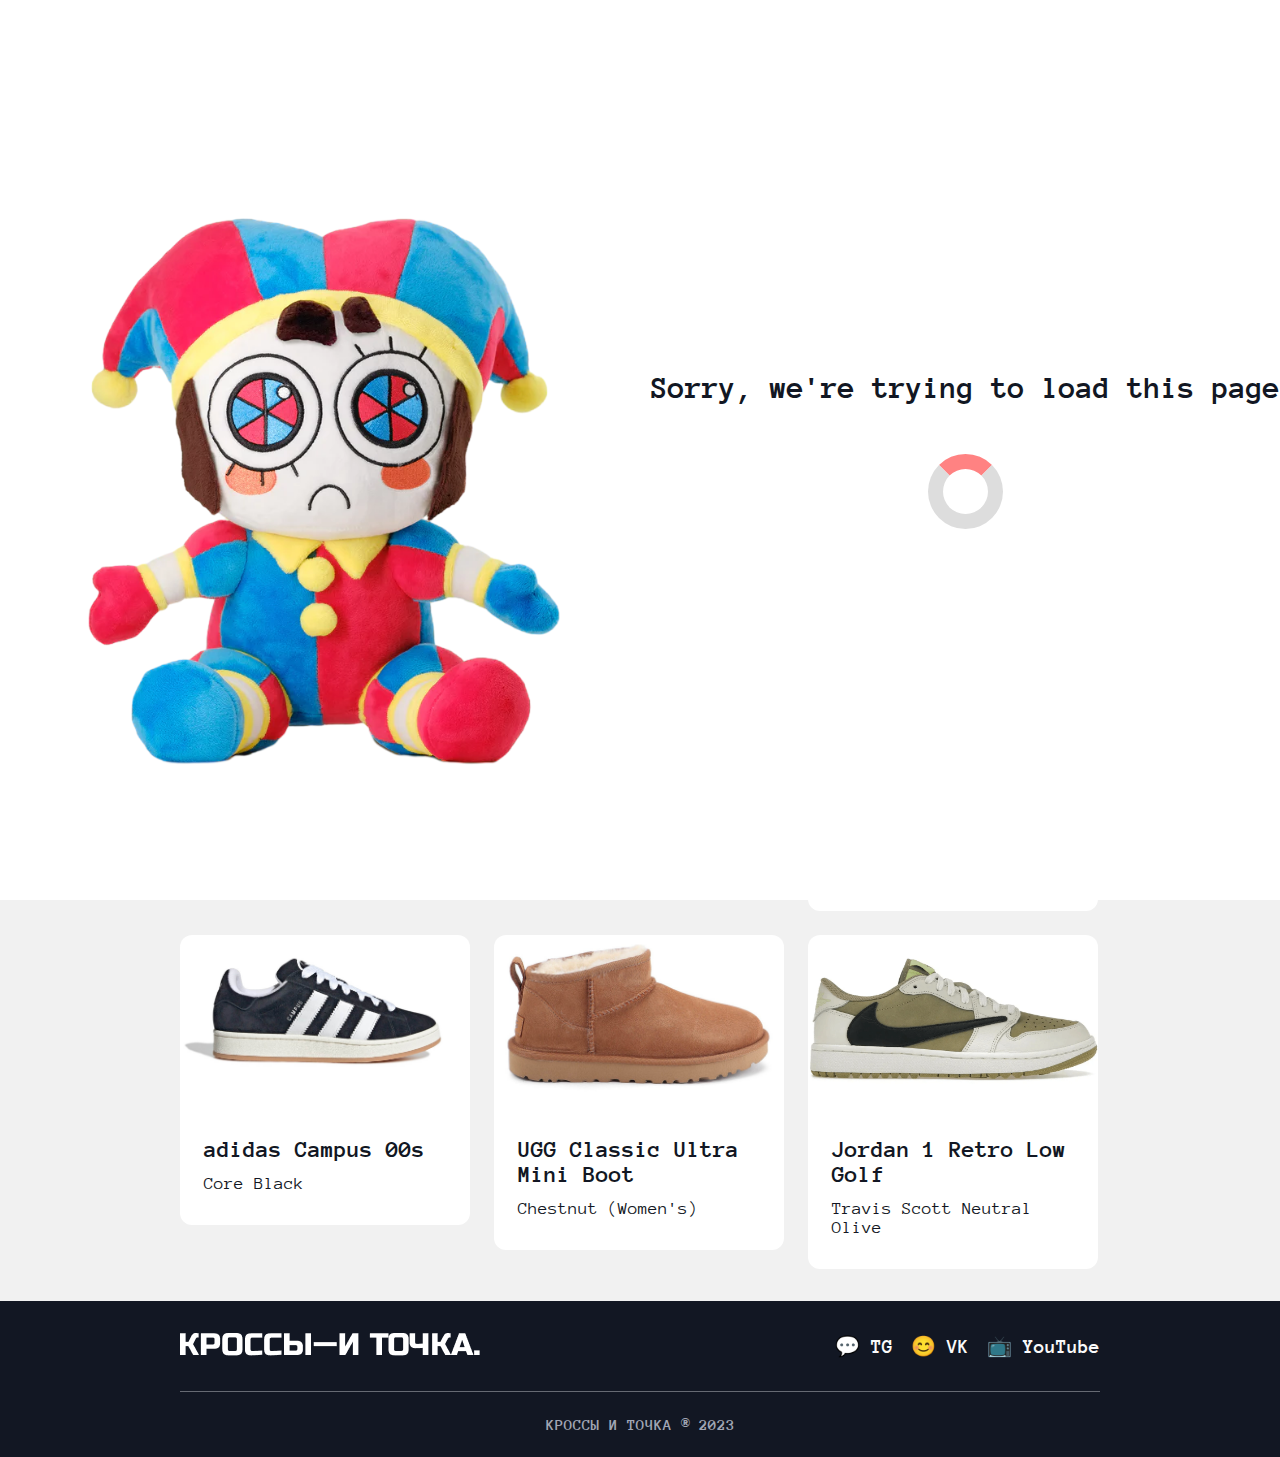
<file: index.html>
<!DOCTYPE html>
<html lang="ru">

<head>
    <meta charset="UTF-8">
    <meta name="viewport" content="width=device-width, initial-scale=1.0">
    <link rel="shortcut icon" href="images/favicon.png"/>
    <link rel="stylesheet" href="css/style.css">
    <link rel="stylesheet" title="theme" href="#">
    <title>КРОССЫ - И ТОЧКА.</title>
</head>

<body>
    <header>
        <div class="content flex-content">
            <div class="theme " onclick="clickMusic()">
                <svg class="change-theme" data-theme="light"  xmlns="http://www.w3.org/2000/svg" fill="currentColor" class="bi bi-sun" viewBox="0 0 16 16"> <path d="M8 11a3 3 0 1 1 0-6 3 3 0 0 1 0 6zm0 1a4 4 0 1 0 0-8 4 4 0 0 0 0 8zM8 0a.5.5 0 0 1 .5.5v2a.5.5 0 0 1-1 0v-2A.5.5 0 0 1 8 0zm0 13a.5.5 0 0 1 .5.5v2a.5.5 0 0 1-1 0v-2A.5.5 0 0 1 8 13zm8-5a.5.5 0 0 1-.5.5h-2a.5.5 0 0 1 0-1h2a.5.5 0 0 1 .5.5zM3 8a.5.5 0 0 1-.5.5h-2a.5.5 0 0 1 0-1h2A.5.5 0 0 1 3 8zm10.657-5.657a.5.5 0 0 1 0 .707l-1.414 1.415a.5.5 0 1 1-.707-.708l1.414-1.414a.5.5 0 0 1 .707 0zm-9.193 9.193a.5.5 0 0 1 0 .707L3.05 13.657a.5.5 0 0 1-.707-.707l1.414-1.414a.5.5 0 0 1 .707 0zm9.193 2.121a.5.5 0 0 1-.707 0l-1.414-1.414a.5.5 0 0 1 .707-.707l1.414 1.414a.5.5 0 0 1 0 .707zM4.464 4.465a.5.5 0 0 1-.707 0L2.343 3.05a.5.5 0 1 1 .707-.707l1.414 1.414a.5.5 0 0 1 0 .708z"/> </svg>
                <svg class="change-theme" data-theme="dark"  xmlns="http://www.w3.org/2000/svg" fill="currentColor" class="bi bi-moon" viewBox="0 0 16 16"> <path d="M6 .278a.768.768 0 0 1 .08.858 7.208 7.208 0 0 0-.878 3.46c0 4.021 3.278 7.277 7.318 7.277.527 0 1.04-.055 1.533-.16a.787.787 0 0 1 .81.316.733.733 0 0 1-.031.893A8.349 8.349 0 0 1 8.344 16C3.734 16 0 12.286 0 7.71 0 4.266 2.114 1.312 5.124.06A.752.752 0 0 1 6 .278zM4.858 1.311A7.269 7.269 0 0 0 1.025 7.71c0 4.02 3.279 7.276 7.319 7.276a7.316 7.316 0 0 0 5.205-2.162c-.337.042-.68.063-1.029.063-4.61 0-8.343-3.714-8.343-8.29 0-1.167.242-2.278.681-3.286z"/> </svg>
            </div>
            <script src="main.js"></script>
            <a href="#">
                <img class="header__logo" src="images/logo_header.svg" alt="">
            </a>
            <nav>
                <ul class="navbar">
                    <li><a href="blank_page.html">💬 TG</a></li>
                    <li><a href="blank_page.html">😊 VK</a></li>
                    <li><a href="blank_page.html">📺 YouTube</a></li>
                </ul>
            </nav>
        </div>
    </header>
    <main>
        <section class="content">
            <h1 class="content__title">Коллекция. {ноябрь:2023}</h1>
            <div class="container">
                <a href="sneakers2.html" class="card__link">
                    <div class="card card__animation">
                        <img class="card__image" src="images/sneakers8.png" alt="sneakers-picture-8">
                        <div class="card__description">
                            <h2 class="card__name">New Balance 574 YURT</h2>
                            <p class="card__information">Salehe Bembury Shark Skin</p>
                        </div>
                    </div>
                </a>
                <a href="sneakers1.html" class="card__link">
                    <div class="card card__animation"> 
                        <img class="card__image" src="images/sneakers1.png" alt="sneakers-picture-1">
                        <div class="card__description">
                            <h2 class="card__name">Nike Dunk Low SP</h2>
                            <p class="card__information">Nike Dunk Low Orange Blaze Syracuse</p>
                        </div>
                    </div>
                </a>
                <a href="sneakers3.html" class="card__link">
                    <div class="card card__animation">
                        <img class="card__image" src="images/sneakers3.png" alt="sneakers-picture-3">
                        <div class="card__description">
                            <h2 class="card__name">Converse Chuck 70 High</h2>
                            <p class="card__information">Comme des Garcons PLAY Black</p>
                        </div>
                    </div>
                </a>
                <div class="card" onclick="errorMusic(); location.href='#openModal'">
                    <img class="card__image" src="images/sneakers2.jfif" alt="sneakers-picture-2">
                    <div class="card__description">
                        <h2 class="card__name">adidas Yeezy Foam RNNR</h2>
                        <p class="card__information">Stone Sage</p>
                    </div>
                </div>
                <div class="card" onclick="errorMusic(); location.href='#openModal'">
                    <img class="card__image" src="images/sneakers4.png" alt="sneakers-picture-4">
                    <div class="card__description">
                        <h2 class="card__name">Nike Air Max Plus</h2>
                        <p class="card__information">Patta FC Barcelona Culers del Món</p>
                    </div>
                </div>
                <div class="card" onclick="errorMusic(); location.href='#openModal'">
                    <img class="card__image" src="images/sneakers5.jfif" alt="sneakers-picture-5">
                    <div class="card__description">
                        <h2 class="card__name">Jordan 1 Retro High OG SP</h2>
                        <p class="card__information">Union LA Bephies Beauty Supply Summer of ‘96</p>
                    </div>
                </div>
                <div class="card" onclick="errorMusic(); location.href='#openModal'">
                    <img class="card__image" src="images/sneakers6.jpg" alt="sneakers-picture-6">
                    <div class="card__description">
                        <h2 class="card__name">adidas Campus 00s</h2>
                        <p class="card__information">Core Black</p>
                    </div>
                </div>
                <div class="card" onclick="errorMusic(); location.href='#openModal'">
                    <img class="card__image" src="images/sneakers7.jpg" alt="sneakers-picture-7">
                    <div class="card__description">
                        <h2 class="card__name">UGG Classic Ultra Mini Boot</h2>
                        <p class="card__information">Chestnut (Women's)</p>
                    </div>
                </div>
                <div class="card" onclick="errorMusic(); location.href='#openModal'">
                    <img class="card__image" src="images/sneakers9.png" alt="sneakers-picture-9">
                    <div class="card__description">
                        <h2 class="card__name">Jordan 1 Retro Low Golf</h2>
                        <p class="card__information">Travis Scott Neutral Olive</p>
                    </div>
                </div>
            </div>
        </section>
        <div id="openModal" class="modal">
            <div class="modal__dialog">
              <div class="modal__content">
                  <h3 class="modal__title">An unexpected error has occurred</h3>
                  <a href="#close" title="Close" class="close">×</a>
              </div>
            </div>
        </div>
        <div class="loader">
            <img src="images/pomni.png" alt="">
            <div class="loader_information">
                <h3>Sorry, we're trying to load this page</h3>
                <div class="circle"></div>
            </div>
        </div>
    </main>
    <footer>
        <div class="content">
            <div class="flex-content">
                <a href="#">
                    <img class="footer__logo" src="images/logo_footer.png" alt="">
                </a>
                <nav>
                    <ul class="footer__nav">
                        <li><a href="blank_page.html">💬 TG</a></li>
                        <li><a href="blank_page.html">😊 VK</a></li>
                        <li><a href="blank_page.html">📺 YouTube</a></li>
                    </ul>
                </nav>
            </div>
            <div class="line"></div>
            <p class="footer_paragraph">КРОССЫ И ТОЧКА ® 2023</p>
        </div>
    </footer>
</body>

</html>
</file>
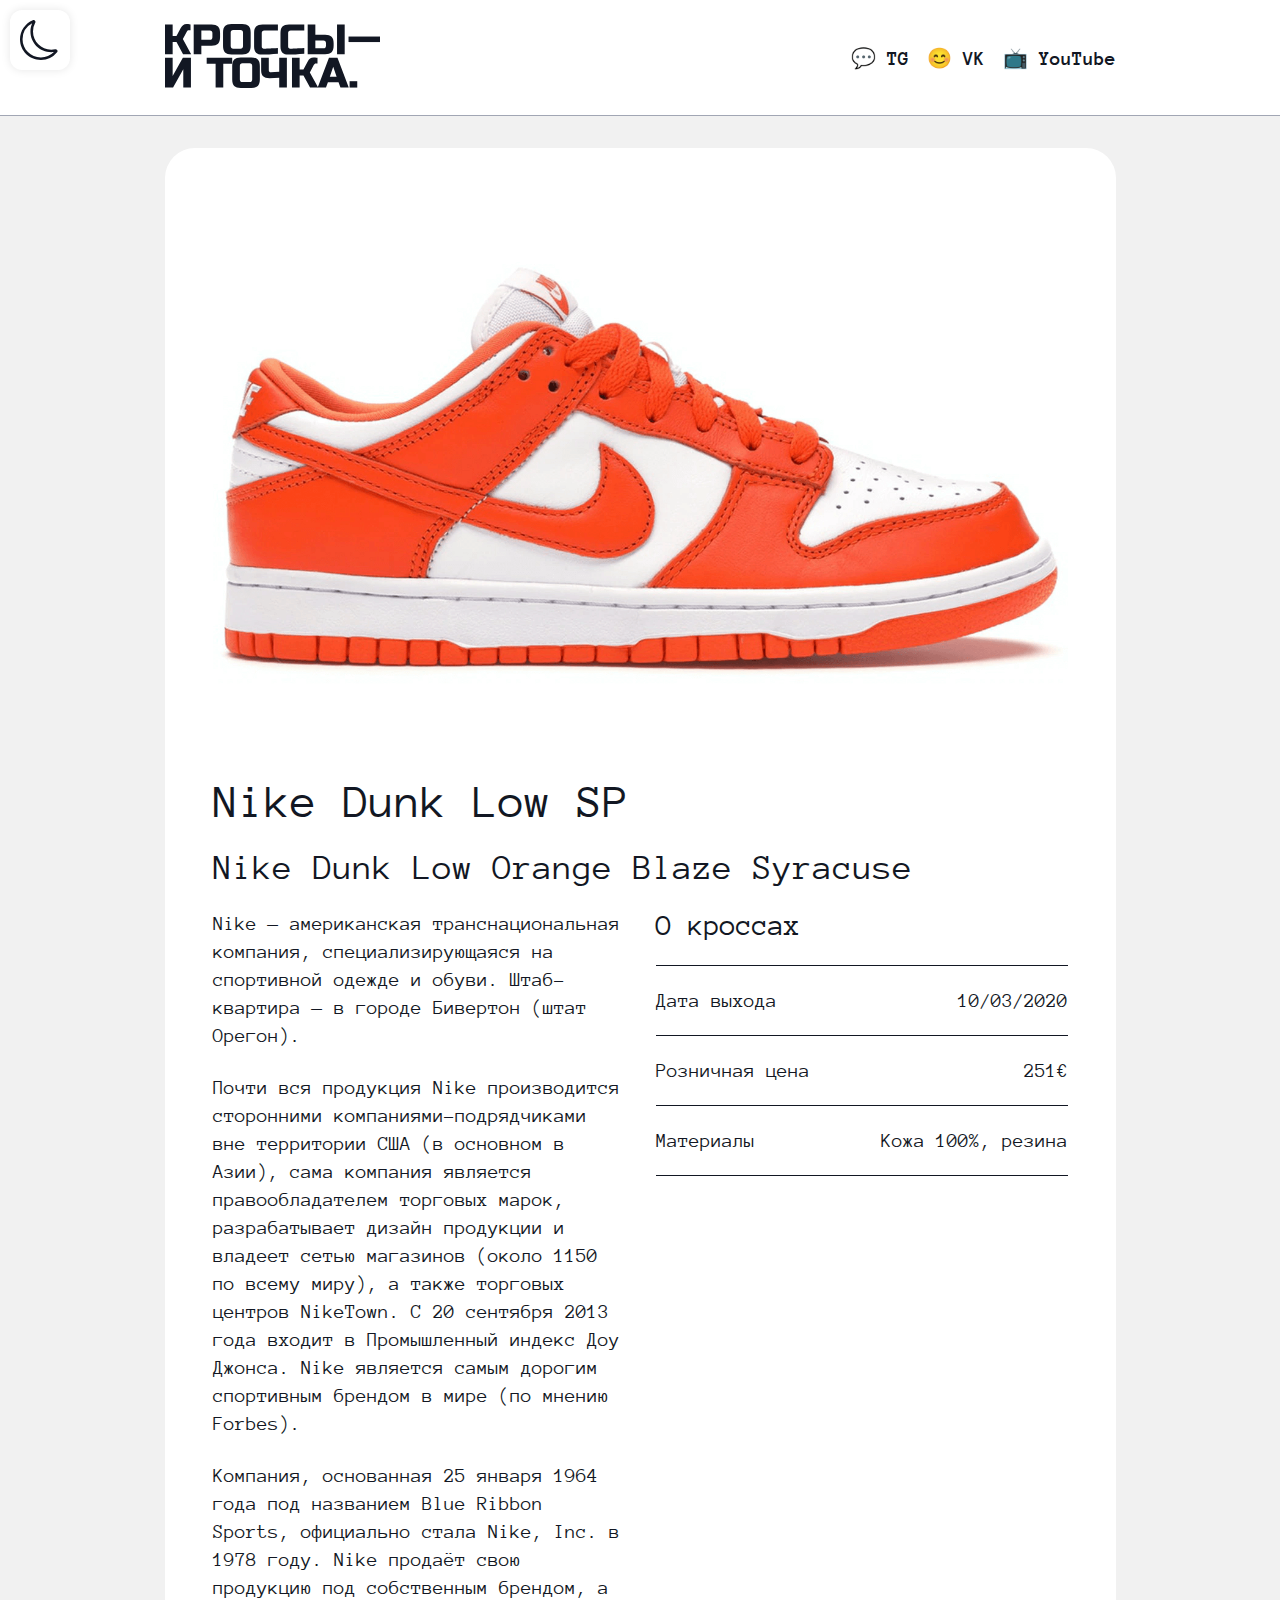
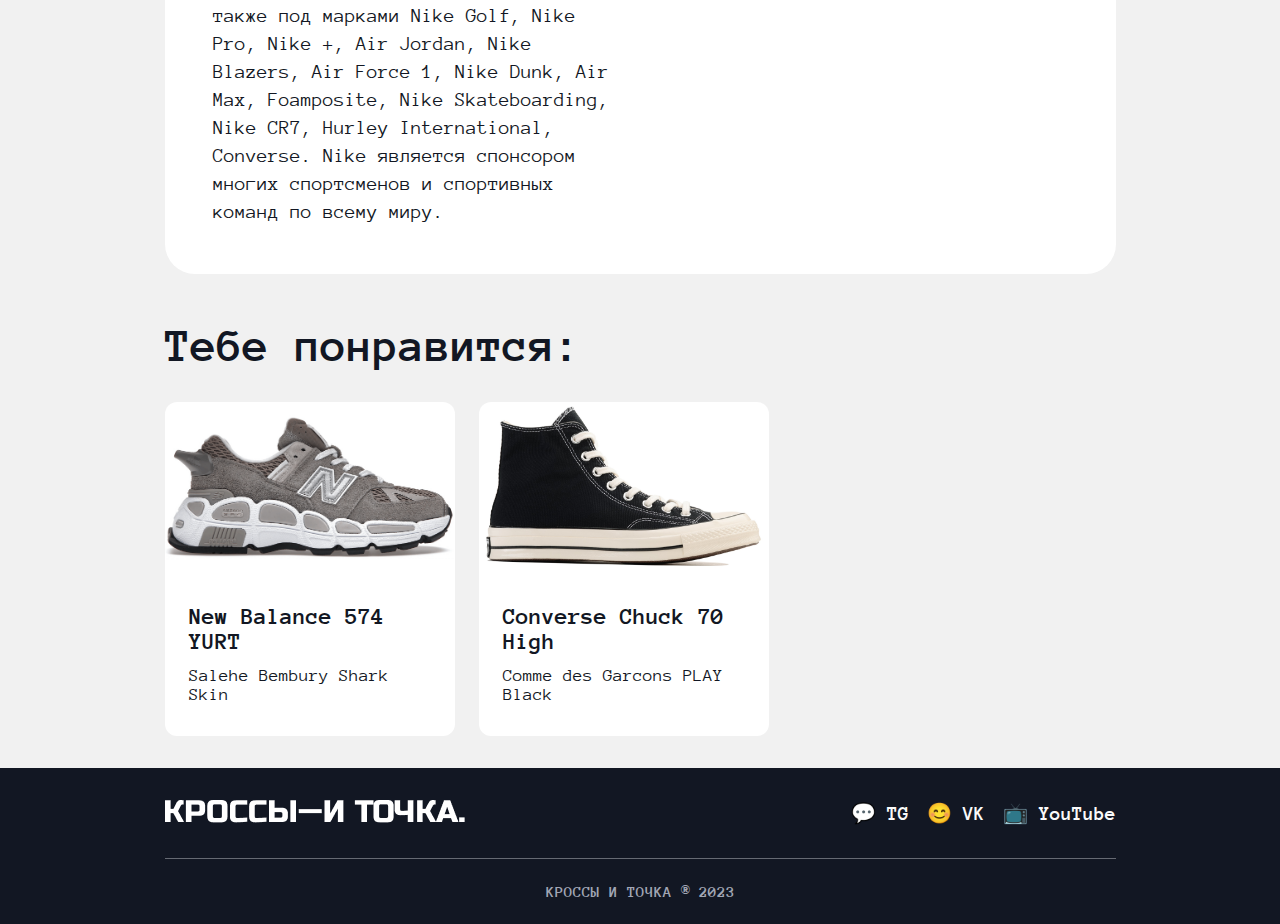
<file: sneakers1.html>
<!DOCTYPE html>
<html lang="ru">

<head>
    <meta charset="UTF-8">
    <meta name="viewport" content="width=device-width, initial-scale=1.0">
    <link rel="shortcut icon" href="images/favicon.png"/>
    <link rel="stylesheet" href="css/style.css">
    <link rel="stylesheet" href="css/sneakers-description-style.css">
    <link rel="stylesheet" title="theme" href="#">
    <title>The window of the first sneaker</title>
</head>

<body>
    <header>
        <div class="similar__section flex-content">
            <div class="theme" onclick="clickMusic()">
                <svg class="change-theme" data-theme="light"  xmlns="http://www.w3.org/2000/svg" fill="currentColor" class="bi bi-sun" viewBox="0 0 16 16"> <path d="M8 11a3 3 0 1 1 0-6 3 3 0 0 1 0 6zm0 1a4 4 0 1 0 0-8 4 4 0 0 0 0 8zM8 0a.5.5 0 0 1 .5.5v2a.5.5 0 0 1-1 0v-2A.5.5 0 0 1 8 0zm0 13a.5.5 0 0 1 .5.5v2a.5.5 0 0 1-1 0v-2A.5.5 0 0 1 8 13zm8-5a.5.5 0 0 1-.5.5h-2a.5.5 0 0 1 0-1h2a.5.5 0 0 1 .5.5zM3 8a.5.5 0 0 1-.5.5h-2a.5.5 0 0 1 0-1h2A.5.5 0 0 1 3 8zm10.657-5.657a.5.5 0 0 1 0 .707l-1.414 1.415a.5.5 0 1 1-.707-.708l1.414-1.414a.5.5 0 0 1 .707 0zm-9.193 9.193a.5.5 0 0 1 0 .707L3.05 13.657a.5.5 0 0 1-.707-.707l1.414-1.414a.5.5 0 0 1 .707 0zm9.193 2.121a.5.5 0 0 1-.707 0l-1.414-1.414a.5.5 0 0 1 .707-.707l1.414 1.414a.5.5 0 0 1 0 .707zM4.464 4.465a.5.5 0 0 1-.707 0L2.343 3.05a.5.5 0 1 1 .707-.707l1.414 1.414a.5.5 0 0 1 0 .708z"/> </svg>
                <svg class="change-theme" data-theme="dark"  xmlns="http://www.w3.org/2000/svg" fill="currentColor" class="bi bi-moon" viewBox="0 0 16 16"> <path d="M6 .278a.768.768 0 0 1 .08.858 7.208 7.208 0 0 0-.878 3.46c0 4.021 3.278 7.277 7.318 7.277.527 0 1.04-.055 1.533-.16a.787.787 0 0 1 .81.316.733.733 0 0 1-.031.893A8.349 8.349 0 0 1 8.344 16C3.734 16 0 12.286 0 7.71 0 4.266 2.114 1.312 5.124.06A.752.752 0 0 1 6 .278zM4.858 1.311A7.269 7.269 0 0 0 1.025 7.71c0 4.02 3.279 7.276 7.319 7.276a7.316 7.316 0 0 0 5.205-2.162c-.337.042-.68.063-1.029.063-4.61 0-8.343-3.714-8.343-8.29 0-1.167.242-2.278.681-3.286z"/> </svg>
            </div>
            <script src="main.js"></script>
            <a href="index.html">
                <img class="header__logo" src="images/logo_header.svg" alt="">
            </a>
            <nav>
                <ul class="navbar">
                    <li><a href="blank_page.html">💬 TG</a></li>
                    <li><a href="blank_page.html">😊 VK</a></li>
                    <li><a href="blank_page.html">📺 YouTube</a></li>
                </ul>
            </nav>
        </div>
    </header>
    <main>
        <section class="card__section">
            <div class="card__content">
                <img class="card-big__image" src="images/sneakers1.png" alt="sneakers-picture-7">
                <div class="card-big__description">
                    <h1 class="sneakers-big__title">Nike Dunk Low SP</h1>
                    <p class="sneakers-big__subtitle">Nike Dunk Low Orange Blaze Syracuse</p>
                    <div class="sneakers-big__additional-info">
                        <div class="sneakers-big__text">
                            <p>Nike — американская транснациональная компания, специализирующаяся на спортивной одежде и обуви. Штаб-квартира — в городе Бивертон (штат Орегон).</p>
                            <p>Почти вся продукция Nike производится сторонними компаниями-подрядчиками вне территории США (в основном в Азии), сама компания является правообладателем торговых марок, разрабатывает дизайн продукции и владеет сетью магазинов (около 1150 по всему миру), а также торговых центров NikeTown. С 20 сентября 2013 года входит в Промышленный индекс Доу Джонса. Nike является самым дорогим спортивным брендом в мире (по мнению Forbes).</p>
                            <p>Компания, основанная 25 января 1964 года под названием Blue Ribbon Sports, официально стала Nike, Inc. в 1978 году. Nike продаёт свою продукцию под собственным брендом, а также под марками Nike Golf, Nike Pro, Nike +, Air Jordan, Nike Blazers, Air Force 1, Nike Dunk, Air Max, Foamposite, Nike Skateboarding, Nike CR7, Hurley International, Converse. Nike является спонсором многих спортсменов и спортивных команд по всему миру.</p>
                        </div>
                        <div class="sneakers-big-parameters">
                            <h2 class="sneaker-big__parameters-title">О кроссах</h2>
                            <div class="sneakers-big__parametr-line"></div>
                            <div class="sneakers-big__parametr-info">
                                <h2>Дата выхода</h2>
                                <h2>10/03/2020</h2>
                            </div>
                            <div class="sneakers-big__parametr-line"></div>
                            <div class="sneakers-big__parametr-info">
                                <h2>Розничная цена</h2>
                                <h2>251€</h2>
                            </div>
                            <div class="sneakers-big__parametr-line"></div>
                            <div class="sneakers-big__parametr-info">
                                <h2>Материалы</h2>
                                <h2>Кожа 100%, резина</h2>
                            </div>
                            <div class="sneakers-big__parametr-line"></div>
                        </div>
                    </div>
                </div>
            </div>
        </section>
        <section class="similar__section">
            <div class="sneaker__similar">
                <h1 class="sneaker__similar-text">Тебе понравится:</h1>
                <div class="sneaker__similar-sneaker">
                    <a href="sneakers2.html" class="card__link">
                        <div class="card">
                            <img class="card__image" src="images/sneakers8.png" alt="sneakers-picture-8">
                            <div class="card__description">
                                <h1 class="card__name">New Balance 574 YURT</h1>
                                <p class="card__information">Salehe Bembury Shark Skin</p>
                            </div>
                        </div>
                    </a>
                    <a href="sneakers3.html" class="card__link">
                        <div class="card">
                            <img class="card__image" src="images/sneakers3.png" alt="sneakers-picture-3">
                            <div class="card__description">
                                <h1 class="card__name">Converse Chuck 70 High</h1>
                                <p class="card__information">Comme des Garcons PLAY Black</p>
                            </div>
                        </div>
                    </a>
                </div>
            </div>
        </section>
    </main>
    <footer>
        <div class="similar__section">
            <div class="flex-content">
                <a href="index.html">
                    <img class="footer__logo" src="images/logo_footer.png" alt="">
                </a>
                <nav>
                    <ul class="footer__nav">
                        <li><a href="blank_page.html">💬 TG</a></li>
                        <li><a href="blank_page.html">😊 VK</a></li>
                        <li><a href="blank_page.html">📺 YouTube</a></li>
                    </ul>
                </nav>
            </div>
            <div class="line"></div>
            <p class="footer_paragraph">КРОССЫ И ТОЧКА ® 2023</p>
        </div>
    </footer>
</body>

</html>
</file>
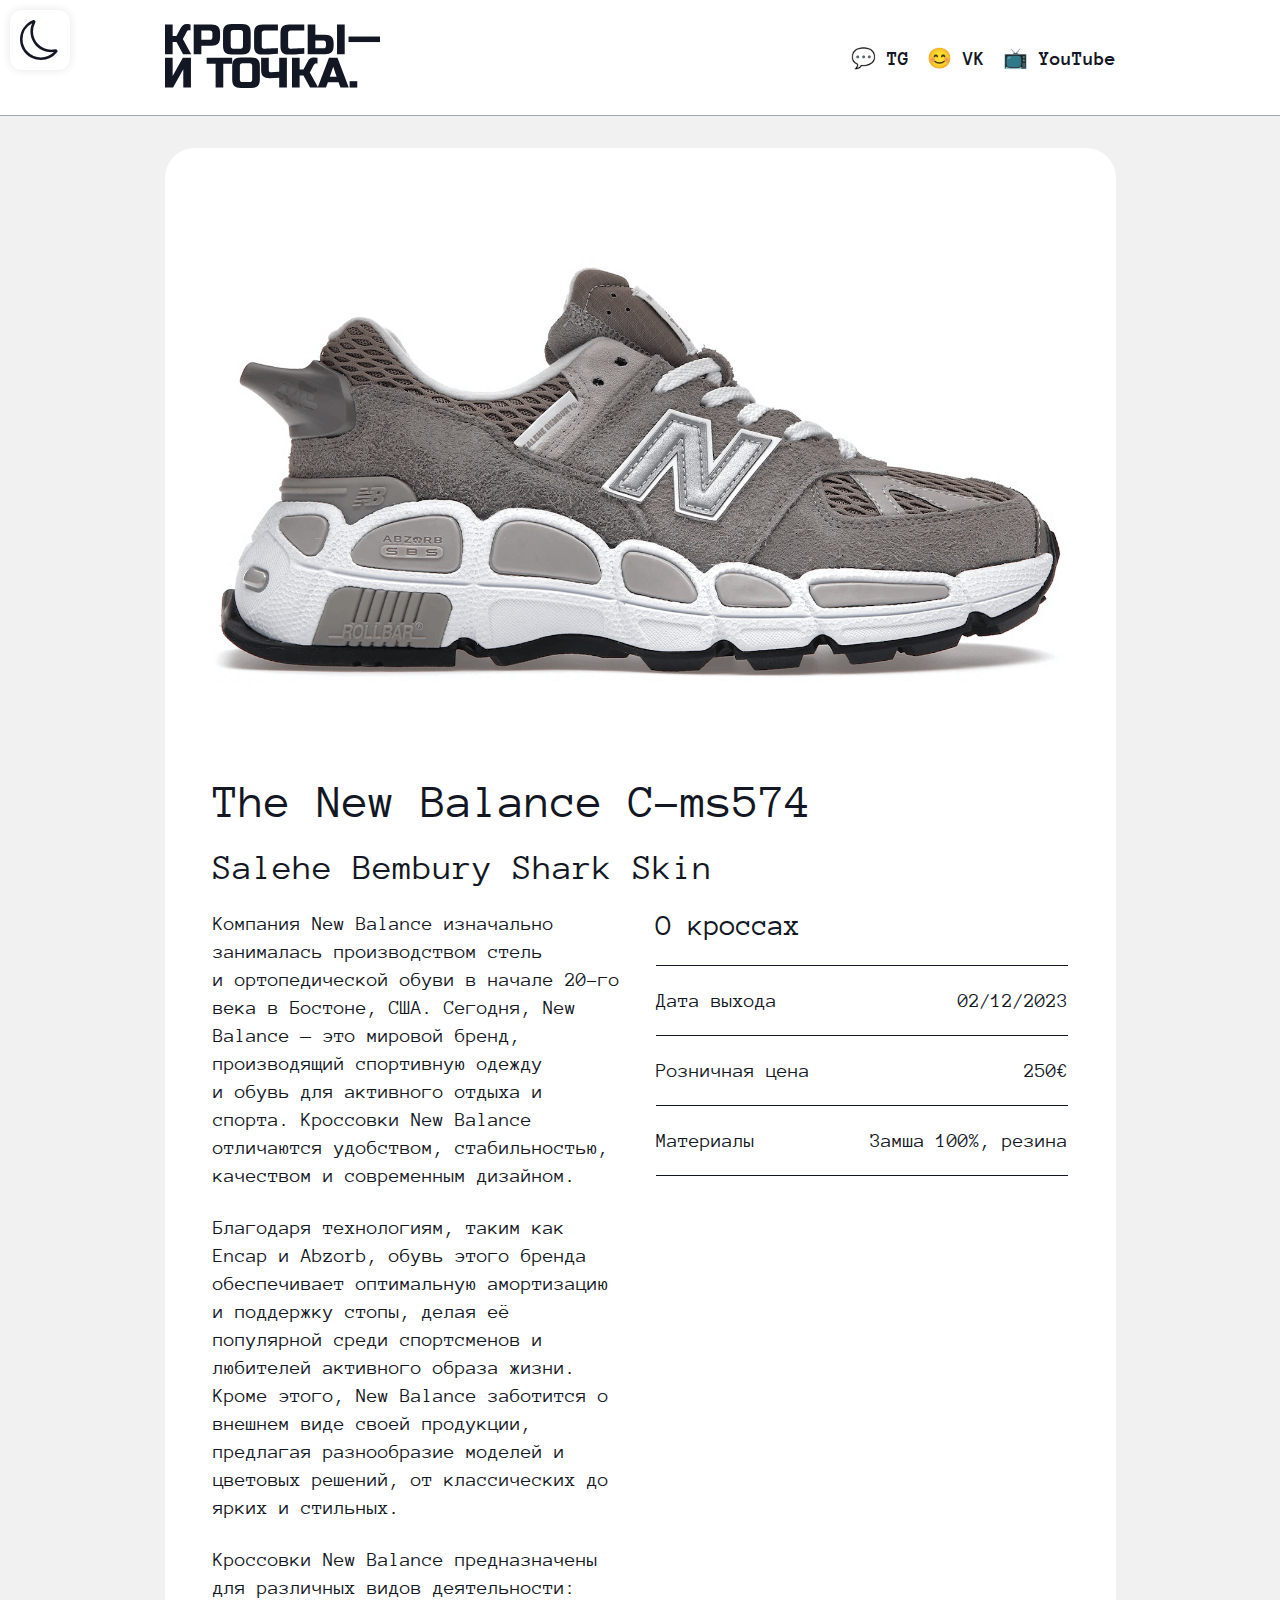
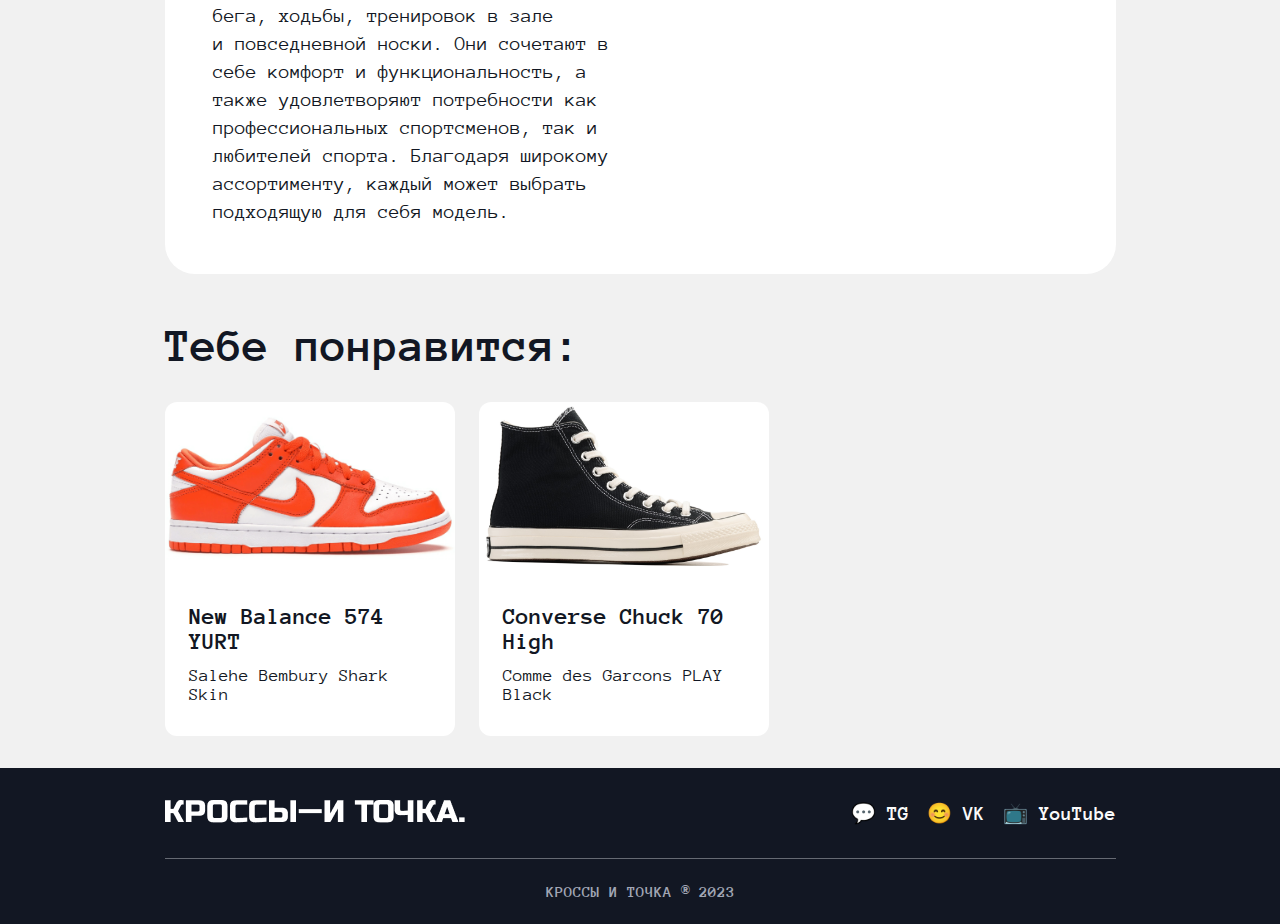
<file: sneakers2.html>
<!DOCTYPE html>
<html lang="ru">

<head>
    <meta charset="UTF-8">
    <meta name="viewport" content="width=device-width, initial-scale=1.0">
    <link rel="shortcut icon" href="images/favicon.png"/>
    <link rel="stylesheet" href="css/style.css">
    <link rel="stylesheet" href="css/sneakers-description-style.css">
    <link rel="stylesheet" title="theme" href="#">
    <title>The window of the second sneaker</title>
</head>

<body>
    <header>
        <div class="similar__section flex-content">
            <div class="theme" onclick="clickMusic()">
                <svg class="change-theme" data-theme="light"  xmlns="http://www.w3.org/2000/svg" fill="currentColor" class="bi bi-sun" viewBox="0 0 16 16"> <path d="M8 11a3 3 0 1 1 0-6 3 3 0 0 1 0 6zm0 1a4 4 0 1 0 0-8 4 4 0 0 0 0 8zM8 0a.5.5 0 0 1 .5.5v2a.5.5 0 0 1-1 0v-2A.5.5 0 0 1 8 0zm0 13a.5.5 0 0 1 .5.5v2a.5.5 0 0 1-1 0v-2A.5.5 0 0 1 8 13zm8-5a.5.5 0 0 1-.5.5h-2a.5.5 0 0 1 0-1h2a.5.5 0 0 1 .5.5zM3 8a.5.5 0 0 1-.5.5h-2a.5.5 0 0 1 0-1h2A.5.5 0 0 1 3 8zm10.657-5.657a.5.5 0 0 1 0 .707l-1.414 1.415a.5.5 0 1 1-.707-.708l1.414-1.414a.5.5 0 0 1 .707 0zm-9.193 9.193a.5.5 0 0 1 0 .707L3.05 13.657a.5.5 0 0 1-.707-.707l1.414-1.414a.5.5 0 0 1 .707 0zm9.193 2.121a.5.5 0 0 1-.707 0l-1.414-1.414a.5.5 0 0 1 .707-.707l1.414 1.414a.5.5 0 0 1 0 .707zM4.464 4.465a.5.5 0 0 1-.707 0L2.343 3.05a.5.5 0 1 1 .707-.707l1.414 1.414a.5.5 0 0 1 0 .708z"/> </svg>
                <svg class="change-theme" data-theme="dark"  xmlns="http://www.w3.org/2000/svg" fill="currentColor" class="bi bi-moon" viewBox="0 0 16 16"> <path d="M6 .278a.768.768 0 0 1 .08.858 7.208 7.208 0 0 0-.878 3.46c0 4.021 3.278 7.277 7.318 7.277.527 0 1.04-.055 1.533-.16a.787.787 0 0 1 .81.316.733.733 0 0 1-.031.893A8.349 8.349 0 0 1 8.344 16C3.734 16 0 12.286 0 7.71 0 4.266 2.114 1.312 5.124.06A.752.752 0 0 1 6 .278zM4.858 1.311A7.269 7.269 0 0 0 1.025 7.71c0 4.02 3.279 7.276 7.319 7.276a7.316 7.316 0 0 0 5.205-2.162c-.337.042-.68.063-1.029.063-4.61 0-8.343-3.714-8.343-8.29 0-1.167.242-2.278.681-3.286z"/> </svg>
            </div>
            <script src="main.js"></script>
            <a href="index.html">
                <img class="header__logo" src="images/logo_header.svg" alt="">
            </a>
            <nav>
                <ul class="navbar">
                    <li><a href="blank_page.html">💬 TG</a></li>
                    <li><a href="blank_page.html">😊 VK</a></li>
                    <li><a href="blank_page.html">📺 YouTube</a></li>
                </ul>
            </nav>
        </div>
    </header>
    <main>
        <section class="card__section">
            <div class="card__content">
                <img class="card-big__image" src="images/sneakers8.png" alt="sneakers-picture-7">
                <div class="card-big__description">
                    <h1 class="sneakers-big__title">The New Balance C-ms574</h1>
                    <p class="sneakers-big__subtitle">Salehe Bembury Shark Skin</p>
                    <div class="sneakers-big__additional-info">
                        <div class="sneakers-big__text">
                            <p>Компания New Balance изначально занималась производством стель и ортопедической обуви в начале 20-го века в Бостоне, США. Сегодня, New Balance — это мировой бренд, производящий спортивную одежду и обувь для активного отдыха и спорта. Кроссовки New Balance отличаются удобством, стабильностью, качеством и современным дизайном. </p>
                            <p>Благодаря технологиям, таким как Encap и Abzorb, обувь этого бренда обеспечивает оптимальную амортизацию и поддержку стопы, делая её популярной среди спортсменов и любителей активного образа жизни. Кроме этого, New Balance заботится о внешнем виде своей продукции, предлагая разнообразие моделей и цветовых решений, от классических до ярких и стильных.</p>
                            <p>Кроссовки New Balance предназначены для различных видов деятельности: бега, ходьбы, тренировок в зале и повседневной носки. Они сочетают в себе комфорт и функциональность, а также удовлетворяют потребности как профессиональных спортсменов, так и любителей спорта. Благодаря широкому ассортименту, каждый может выбрать подходящую для себя модель.</p>
                        </div>
                        <div class="sneakers-big-parameters">
                            <h2 class="sneaker-big__parameters-title">О кроссах</h2>
                            <div class="sneakers-big__parametr-line"></div>
                            <div class="sneakers-big__parametr-info">
                                <h2>Дата выхода</h2>
                                <h2>02/12/2023</h2>
                            </div>
                            <div class="sneakers-big__parametr-line"></div>
                            <div class="sneakers-big__parametr-info">
                                <h2>Розничная цена</h2>
                                <h2>250€</h2>
                            </div>
                            <div class="sneakers-big__parametr-line"></div>
                            <div class="sneakers-big__parametr-info">
                                <h2>Материалы</h2>
                                <h2>Замша 100%, резина</h2>
                            </div>
                            <div class="sneakers-big__parametr-line"></div>
                        </div>
                    </div>
                </div>
            </div>
        </section>
        <section class="similar__section">
            <div class="sneaker__similar">
                <h1 class="sneaker__similar-text">Тебе понравится:</h1>
                <div class="sneaker__similar-sneaker">
                    <a href="sneakers1.html" class="card__link">
                        <div class="card">
                            <img class="card__image" src="images/sneakers1.png" alt="sneakers-picture-8">
                            <div class="card__description">
                                <h1 class="card__name">New Balance 574 YURT</h1>
                                <p class="card__information">Salehe Bembury Shark Skin</p>
                            </div>
                        </div>
                    </a>
                    <a href="sneakers3.html" class="card__link">
                        <div class="card">
                            <img class="card__image" src="images/sneakers3.png" alt="sneakers-picture-3">
                            <div class="card__description">
                                <h1 class="card__name">Converse Chuck 70 High</h1>
                                <p class="card__information">Comme des Garcons PLAY Black</p>
                            </div>
                        </div>
                    </a>
                </div>
            </div>
        </section>
    </main>
    <footer>
        <div class="similar__section">
            <div class="flex-content">
                <a href="index.html">
                    <img class="footer__logo" src="images/logo_footer.png" alt="">
                </a>
                <nav>
                    <ul class="footer__nav">
                        <li><a href="blank_page.html">💬 TG</a></li>
                        <li><a href="blank_page.html">😊 VK</a></li>
                        <li><a href="blank_page.html">📺 YouTube</a></li>
                    </ul>
                </nav>
            </div>
            <div class="line"></div>
            <p class="footer_paragraph">КРОССЫ И ТОЧКА ® 2023</p>
        </div>
    </footer>
</body>

</html>
</file>
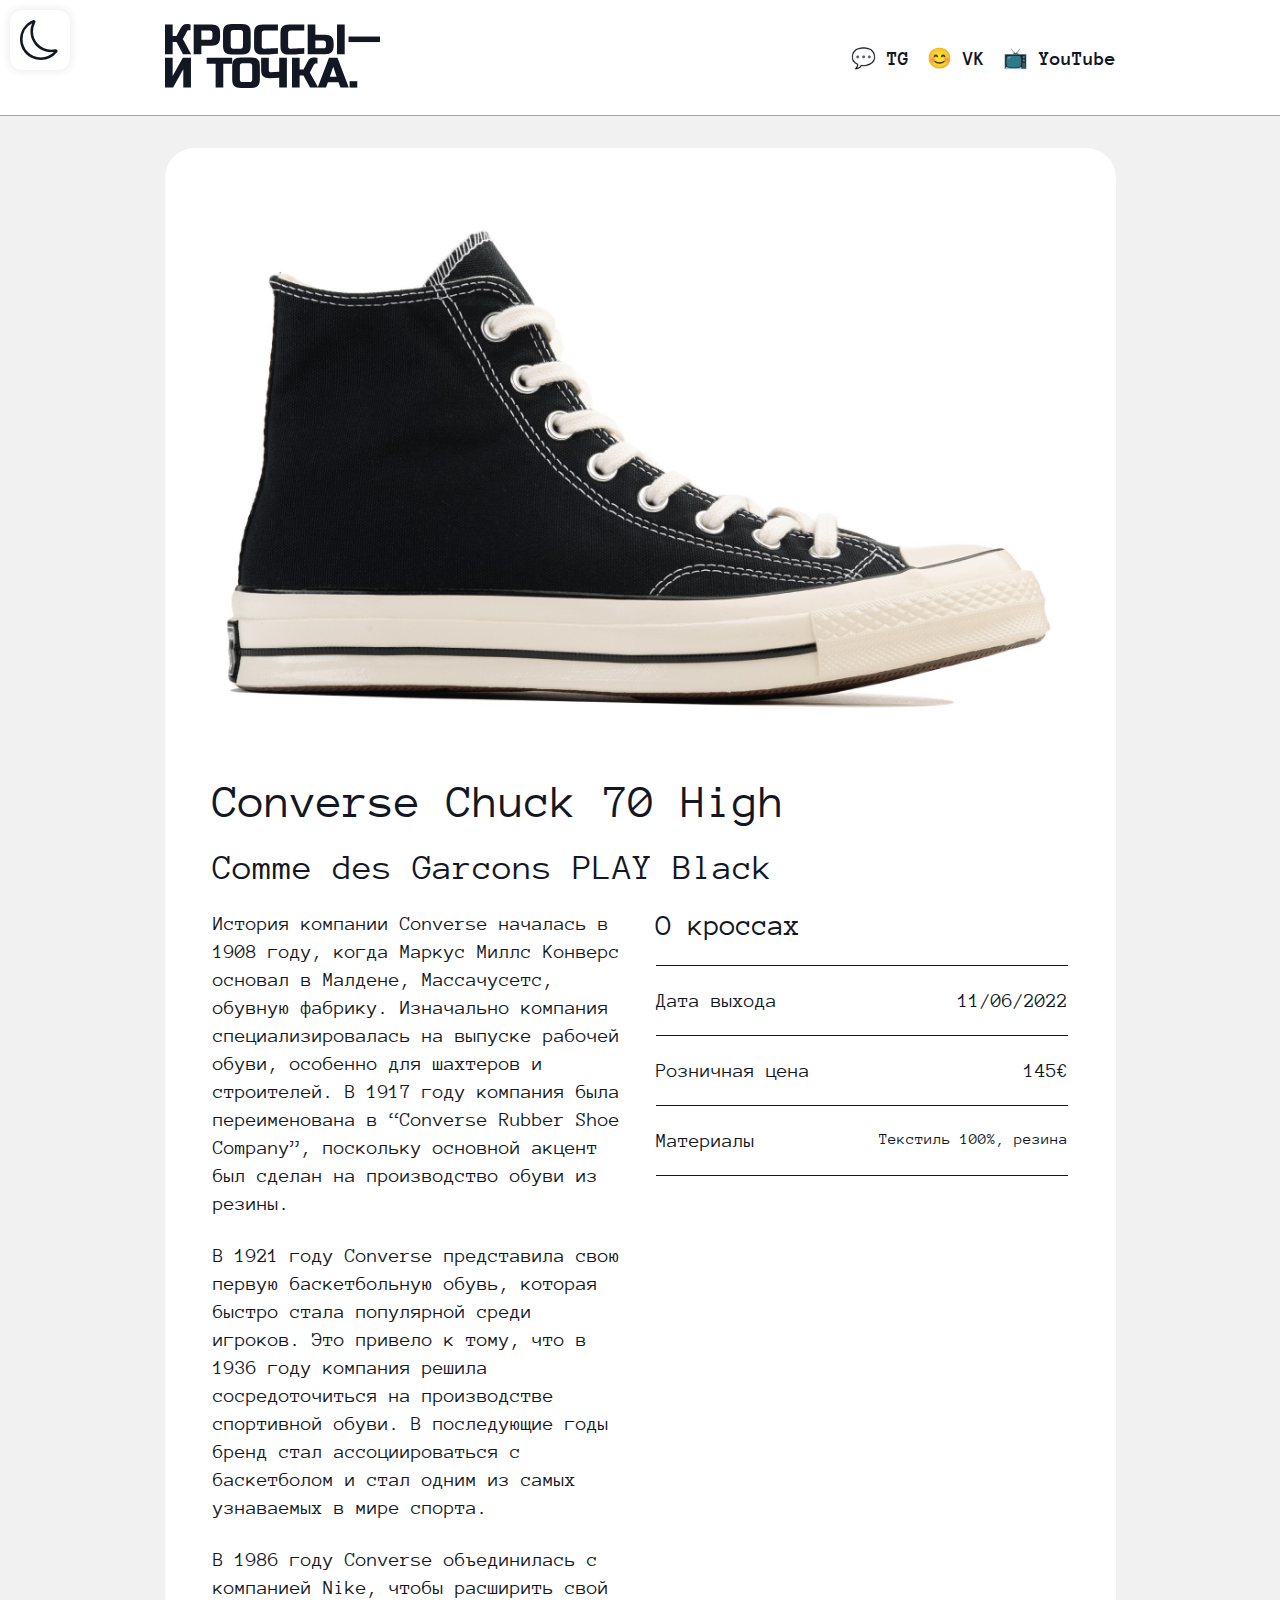
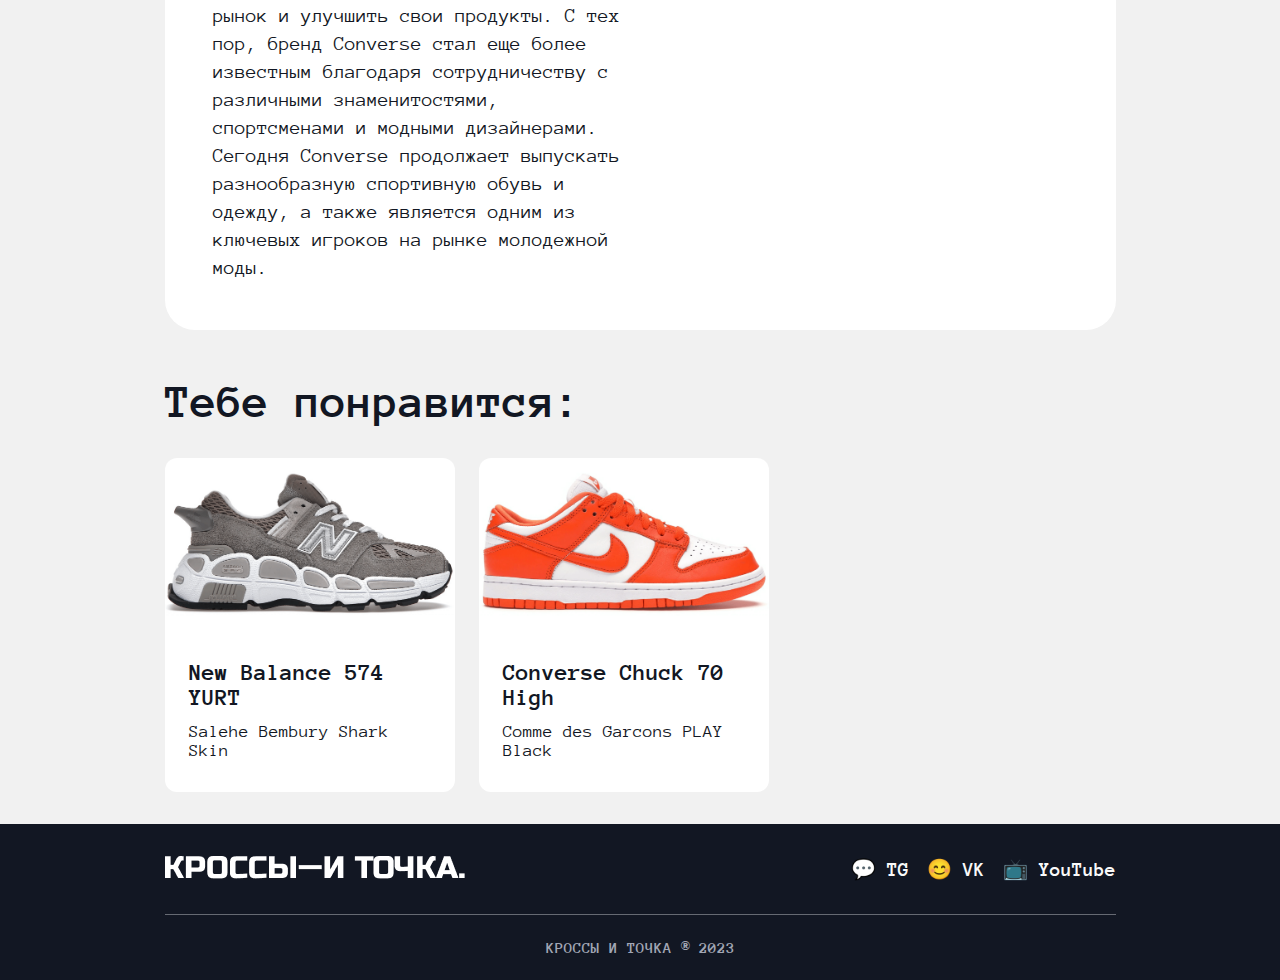
<file: sneakers3.html>
<!DOCTYPE html>
<html lang="ru">

<head>
    <meta charset="UTF-8">
    <meta name="viewport" content="width=device-width, initial-scale=1.0">
    <link rel="shortcut icon" href="images/favicon.png"/>
    <link rel="stylesheet" href="css/style.css">
    <link rel="stylesheet" href="css/sneakers-description-style.css">
    <link rel="stylesheet" title="theme" href="#">
    <title>The window of the third sneaker</title>
</head>

<body>
    <header>
        <div class="similar__section flex-content">
            <div class="theme" onclick="clickMusic()">
                <svg class="change-theme" data-theme="light"  xmlns="http://www.w3.org/2000/svg" fill="currentColor" class="bi bi-sun" viewBox="0 0 16 16"> <path d="M8 11a3 3 0 1 1 0-6 3 3 0 0 1 0 6zm0 1a4 4 0 1 0 0-8 4 4 0 0 0 0 8zM8 0a.5.5 0 0 1 .5.5v2a.5.5 0 0 1-1 0v-2A.5.5 0 0 1 8 0zm0 13a.5.5 0 0 1 .5.5v2a.5.5 0 0 1-1 0v-2A.5.5 0 0 1 8 13zm8-5a.5.5 0 0 1-.5.5h-2a.5.5 0 0 1 0-1h2a.5.5 0 0 1 .5.5zM3 8a.5.5 0 0 1-.5.5h-2a.5.5 0 0 1 0-1h2A.5.5 0 0 1 3 8zm10.657-5.657a.5.5 0 0 1 0 .707l-1.414 1.415a.5.5 0 1 1-.707-.708l1.414-1.414a.5.5 0 0 1 .707 0zm-9.193 9.193a.5.5 0 0 1 0 .707L3.05 13.657a.5.5 0 0 1-.707-.707l1.414-1.414a.5.5 0 0 1 .707 0zm9.193 2.121a.5.5 0 0 1-.707 0l-1.414-1.414a.5.5 0 0 1 .707-.707l1.414 1.414a.5.5 0 0 1 0 .707zM4.464 4.465a.5.5 0 0 1-.707 0L2.343 3.05a.5.5 0 1 1 .707-.707l1.414 1.414a.5.5 0 0 1 0 .708z"/> </svg>
                <svg class="change-theme" data-theme="dark"  xmlns="http://www.w3.org/2000/svg" fill="currentColor" class="bi bi-moon" viewBox="0 0 16 16"> <path d="M6 .278a.768.768 0 0 1 .08.858 7.208 7.208 0 0 0-.878 3.46c0 4.021 3.278 7.277 7.318 7.277.527 0 1.04-.055 1.533-.16a.787.787 0 0 1 .81.316.733.733 0 0 1-.031.893A8.349 8.349 0 0 1 8.344 16C3.734 16 0 12.286 0 7.71 0 4.266 2.114 1.312 5.124.06A.752.752 0 0 1 6 .278zM4.858 1.311A7.269 7.269 0 0 0 1.025 7.71c0 4.02 3.279 7.276 7.319 7.276a7.316 7.316 0 0 0 5.205-2.162c-.337.042-.68.063-1.029.063-4.61 0-8.343-3.714-8.343-8.29 0-1.167.242-2.278.681-3.286z"/> </svg>
            </div>
            <script src="main.js"></script>
            <a href="index.html">
                <img class="header__logo" src="images/logo_header.svg" alt="">
            </a>
            <nav>
                <ul class="navbar">
                    <li><a href="blank_page.html">💬 TG</a></li>
                    <li><a href="blank_page.html">😊 VK</a></li>
                    <li><a href="blank_page.html">📺 YouTube</a></li>
                </ul>
            </nav>
        </div>
    </header>
    <main>
        <section class="card__section">
            <div class="card__content">
                <img class="card-big__image" src="images/sneakers3.png" alt="sneakers-picture-7">
                <div class="card-big__description">
                    <h1 class="sneakers-big__title">Converse Chuck 70 High</h1>
                    <p class="sneakers-big__subtitle">Comme des Garcons PLAY Black</p>
                    <div class="sneakers-big__additional-info">
                        <div class="sneakers-big__text">
                            <p>История компании Converse началась в 1908 году, когда Маркус Миллс Конверс основал в Малдене, Массачусетс, обувную фабрику. Изначально компания специализировалась на выпуске рабочей обуви, особенно для шахтеров и строителей. В 1917 году компания была переименована в “Converse Rubber Shoe Company”, поскольку основной акцент был сделан на производство обуви из резины. </p>
                            <p>В 1921 году Converse представила свою первую баскетбольную обувь, которая быстро стала популярной среди игроков. Это привело к тому, что в 1936 году компания решила сосредоточиться на производстве спортивной обуви. В последующие годы бренд стал ассоциироваться с баскетболом и стал одним из самых узнаваемых в мире спорта.</p>
                            <p>В 1986 году Converse объединилась с компанией Nike, чтобы расширить свой рынок и улучшить свои продукты. С тех пор, бренд Converse стал еще более известным благодаря сотрудничеству с различными знаменитостями, спортсменами и модными дизайнерами. Сегодня Converse продолжает выпускать разнообразную спортивную обувь и одежду, а также является одним из ключевых игроков на рынке молодежной моды.</p>
                        </div>
                        <div class="sneakers-big-parameters">
                            <h2 class="sneaker-big__parameters-title">О кроссах</h2>
                            <div class="sneakers-big__parametr-line"></div>
                            <div class="sneakers-big__parametr-info">
                                <h2>Дата выхода</h2>
                                <h2>11/06/2022</h2>
                            </div>
                            <div class="sneakers-big__parametr-line"></div>
                            <div class="sneakers-big__parametr-info">
                                <h2>Розничная цена</h2>
                                <h2>145€</h2>
                            </div>
                            <div class="sneakers-big__parametr-line"></div>
                            <div class="sneakers-big__parametr-info">
                                <h2>Материалы</h2>
                                <h12>Текстиль 100%, резина</h2>
                            </div>
                            <div class="sneakers-big__parametr-line"></div>
                        </div>
                    </div>
                </div>
            </div>
        </section>
        <section class="similar__section">
            <div class="sneaker__similar">
                <h1 class="sneaker__similar-text">Тебе понравится:</h1>
                <div class="sneaker__similar-sneaker">
                    <a href="sneakers2.html" class="card__link">
                        <div class="card">
                            <img class="card__image" src="images/sneakers8.png" alt="sneakers-picture-8">
                            <div class="card__description">
                                <h1 class="card__name">New Balance 574 YURT</h1>
                                <p class="card__information">Salehe Bembury Shark Skin</p>
                            </div>
                        </div>
                    </a>
                    <a href="sneakers1.html" class="card__link">
                        <div class="card">
                            <img class="card__image" src="images/sneakers1.png" alt="sneakers-picture-3">
                            <div class="card__description">
                                <h1 class="card__name">Converse Chuck 70 High</h1>
                                <p class="card__information">Comme des Garcons PLAY Black</p>
                            </div>
                        </div>
                    </a>
                </div>
            </div>
        </section>
    </main>
    <footer>
        <div class="similar__section">
            <div class="flex-content">
                <a href="index.html">
                    <img class="footer__logo" src="images/logo_footer.png" alt="">
                </a>
                <nav>
                    <ul class="footer__nav">
                        <li><a href="blank_page.html">💬 TG</a></li>
                        <li><a href="blank_page.html">😊 VK</a></li>
                        <li><a href="blank_page.html">📺 YouTube</a></li>
                    </ul>
                </nav>
            </div>
            <div class="line"></div>
            <p class="footer_paragraph">КРОССЫ И ТОЧКА ® 2023</p>
        </div>
    </footer>
</body>

</html>
</file>
<file: css/style.css>
@import url('https://fonts.googleapis.com/css2?family=Anonymous+Pro&display=swap');

* {
    margin: 0;
    padding: 0;
}

html, body {
    min-height: 100vh;
}

body {
    font-family: "Anonymous Pro", sans-serif;
    background: #F1F1F1;
    color: #121723;
    display: flex;
    flex-direction: column;
}

main {
    flex-grow: 1;
}

/* ------------------------- */

.loader {
    position: fixed;
    top: 0;
    left: 0;
    width: 100vw;
    height: 100vh;
    z-index: 10;
    display: flex;
    align-items: center;
    justify-content: center;
    text-align: center;
    background-color: #ffffff;
    transition: opacity 0.75s, visibility 0.75s;
}

.loader-hidden {
    opacity: 0;
    visibility: hidden;
}

.loader_information h3 {
    font-size: 40px;
}

.loader_information {
    display: flex;
    flex-direction: column;
    align-items: center;
    gap: 50px;
}

.circle {
    content: '';
    width: 75px;
    height: 75px;
    border: 15px solid #dddddd;
    border-top-color: rgb(255, 130, 130);
    border-radius: 50%;
    animation: loading 1s ease infinite;
}

@keyframes loading {
    from {transform: rotate(0turn);}
    to {transform: rotate(1turn);}
}

/* ------------------------- */

/* Styles for pop-up window */
.modal {
    position: fixed;
    display: flex;
    align-items: center;
    justify-content: center;
    top: 0;
    right: 0;
    bottom: 0;
    left: 0;
    background: rgba(0, 0, 0, 0.6);
    pointer-events: none;
    -webkit-transition: opacity 300ms ease-in; 
    -moz-transition: opacity 300ms ease-in;
    transition: opacity 300ms ease-in;
    z-index: 1;
    opacity: 0;
}

.modal:target {
    opacity: 1;
	pointer-events: auto;
}

.modal__dialog {
    position: relative;
    width: 600px;
    margin: 10px;
}

.modal__content {
    position: relative;
    display: flex;
    align-items: center;
    justify-content: space-between;
    padding: 25px 20px;
    background-color: #fff;
    border-radius: 10px;
}

.modal__title {
    font-size: 22px;
    font-weight: 500;
}

.close {
    font-size: 28px;
    font-weight: 700;
    text-shadow: 0 1px 0 #fff;
    text-decoration: none;
    opacity: .5;
    transition: 0.5s;
}

.close:focus, .close:hover {
    color: #000000;
    text-decoration: none;
    cursor: pointer;
    opacity: .75;
}

/* Styles for theme change design */
.theme {
    animation-name: slide;
    animation-duration: 1.5s;
    animation-delay: 1.5s;
    position: absolute;
    top: 10px;
    left: 10px;
    padding: 10px;
    background: #fff;
    box-shadow: 0 0 10px rgba(0, 0, 0, 0.1);
    border-radius: 12px;
}

.theme svg {
    cursor: pointer;
    width: 40px;
    height: 40px;
}

.theme:active {
    transform: scale(1.1);
}

/* Header/footer styles */
header {
    background-color: white;
    border-bottom: 1px solid #A1A6B4;
    padding: 24px 0;
    margin-bottom: 32px;
}

.navbar, .footer__nav{
    display: flex;
    gap: 24px;
}

.navbar a,
.footer__nav a {
    font-size: 22px;
    font-weight: 700;
    text-decoration: none;
    color: #121723;
    transition: 0.3s;
}

.navbar a:hover,
.footer__nav a:hover {
    color: #f8a437;
}

li {
    list-style: none;
}

/* Styles of the section with cards */
.content {
    width: 100%;
    max-width: 1305px;
    margin: 0px auto;
}

.flex-content {
    display: flex;
    flex-direction: row;
    justify-content: space-between;
    align-items: center;
}

.content__title {
    font-size: 48px;
    font-weight: 700;
    margin-bottom: 32px;
}

.container {
    display: flex;
    flex-wrap: wrap;
    justify-content: flex-start;
    gap: 24px;
}

.card__link {
    text-decoration: none;
    color: #121723;
    height: 100%;
}

.card {
    display: flex;
    flex-direction: column;
    cursor: pointer;
    max-width: 500px;
    height: 100%;
    transition: 0.5s;
}

.card__animation {
    box-sizing: border-box;
    overflow: hidden;
    position: relative;
}

.card__image {
    width: 100%;
    height: 254px;
    object-fit: cover;
    border-radius: 12px 12px 0px 0px;
}

.card__description {
    display: flex;
    justify-content: flex-start;
    flex-direction: column;
    gap: 12px;
    background-color: white;
    border-radius: 0px 0px 12px 12px;
    padding: 32px 24px;
    width: 371px;
}

.card:hover {
    transform: translateY(-10px);
    box-shadow: rgba(0, 0, 0, 0.2) 0px 30px 20px -7px;
    border-radius: 0px 0px 12px 12px;
}

.card__name {
    font-size: 26px;
    font-weight: 700;
}

.card__information {
    font-size: 20px;
    font-weight: 400;
}

/* Footer styles */
footer {
    padding: 32px 0px 24px 0px;
    background-color: #121723;
    margin-top: 32px;
}

.footer__nav a {
    color: #FAFAFA;
}

.line {
    width: 100%;
    height: 1px;
    margin: 32px 0px 24px 0px;
    background: rgba(230, 232, 236, 0.40);
}

.footer_paragraph {
    color: #A1A6B4;
    font-size: 16px;
    text-align: center;
    font-weight: 700;
    line-height: normal;
}

@keyframes slide {
    from {
        transform: translateY(-100px);
        opacity: 0;
    }

    to {
        transform: translateY(0);
                opacity: 1;
    }
}

/* Additional animation of the glare on the cards */

.card__animation::before {
    content:'';
    opacity: 1;
    transform-origin: center center;
    position: absolute;
    z-index: 10;
    animation-delay: 0.5s;
    animation-name: mask-animation;
    animation-duration: 1.5s;
}

.card__animation::after {
    content: '';
    width: 600px;
    height: 50px;
    opacity: 0;
    background-color: rgba(255, 255, 255, 0.5);
    filter: blur(20px);
    transform-origin: center center;
    position: absolute;
    z-index: 1;
    animation-delay: 2s;
    animation-name: mask-border-animation;
    animation-duration: 1.5s;
}

@keyframes mask-animation {
    0% {
      transform: rotate(-36deg) translate(-40px, -430px);
    }
  
    70%,
    100% {
      transform: rotate(-36deg) translate(-40px, 378px);
    }
}

@keyframes mask-border-animation {
    0% {
      opacity: 0.8;
      transform: rotate(-36deg) translate(-126px, -190px);
    }
  
    70%,
    100% {
      opacity: 0.8;
      transform: rotate(-36deg) translate(-170px, 430px);
    }
}

/* The most miserable adaptive layout :3 */

@media screen and (min-width: 1080px) and (max-width: 1465px) {

    * {
        box-sizing: border-box;
    }

    .navbar a,
    .footer__nav a {
        font-size: 20px;
    }

    .navbar, .footer__nav{
        gap: 18px;
    }
    
    .content__title {
        font-size: 38px;
    }

    .content {
        max-width: 920px;
    }

    .card {
        width: 290px;
    }

    .card__image {
        height: 170px;
    }
    
    .card__description {
        width: 100%;
    }

    .card__name {
        font-size: 24px;
    }
    
    .card__information {
        font-size: 18px;
    }

    .footer_paragraph {
        font-size: 16px;
    }

    .loader {
        text-align: center;
    }

    .loader img {
        max-width: 650px;
    }

    .loader_information h3 {
        font-size: 32px;
    }

}

/* Mobile version corresponding to layout */

@media screen and (max-width: 1079px) {

    * {
        box-sizing: border-box;
    }
    
    header .flex-content {
        flex-direction: column;
        gap: 24px;
    }

    .navbar a,
    .footer__nav a {
        font-size: 20px;
    }

    .content {
        max-width: 341px;
    }

    .content__title {
        font-size: 32px;
    }

    .card {
        max-width: 400px;
    }

    .card__image {
        height: 220px;
    }
    
    .card__description {
        width: 341px;
    }
    
    .footer_paragraph {
        font-size: 12px;
    }

    footer .flex-content {
        flex-direction: column;
        gap: 32px;
    }

    .line {
        margin: 24px 0px;
    }

    .loader {
        flex-direction: column;
        text-align: center;
    }

    .loader img {
        max-width: 300px;
    }

    .loader_information h3 {
        font-size: 26px;
    }

}
</file>
<file: css/sneakers-description-style.css>
.theme {
    animation-name: none;
}

.card__section {
    max-width: 1305px;
    margin: 0px auto;
    background: #FFF;
    border-radius: 50px;
}

.similar__section {
    width: 100%;
    max-width: 1305px;
    margin: 0px auto;
}

.card__content {
    padding: 48px;
    margin-bottom: 48px;
    display: flex;
    flex-direction: column;
    align-items: flex-start;
    gap: 32px;
}

.card-big__image {
    width: 100%;
    height: 700px;
    object-fit: cover;
    border-radius: 50px;
}

.card-big__description {
    display: flex;
    flex-direction: column;
    align-items: flex-start;
    gap: 24px;
}

.sneakers-big__additional-info {
    display: flex;
    align-items: flex-start;
    gap: 32px;
    align-self: stretch;
}

.sneakers-big__text {
    display: flex;
    flex-direction: column;
    gap: 24px;
    flex: 1 0 0;
}

.sneakers-big-parameters {
    display: flex;
    flex-direction: column;
    align-items: flex-start;
    align-self: stretch;
    gap: 24px;
    flex: 1 0 0;
}

.sneakers-big__parametr-info {
    display: flex;
    justify-content: space-between;
    align-items: flex-start;
    align-self: stretch;
}

.sneakers-big__text p {
    font-size: 20px;
    font-style: normal;
    font-weight: 400;
    line-height: 28px; /* 140% */
}

.sneakers-big__parametr-line {
    height: 1px;
    align-self: stretch;
    background: #121723;
}

.sneakers-big__title {
    font-size: 48px;
    font-style: normal;
    font-weight: 400;
    line-height: 100%; /* 48px */
}

.sneakers-big__subtitle {
    font-size: 36px;
    font-style: normal;
    font-weight: 400;
    line-height: 100%; /* 36px */
}

.sneaker-big__parameters-title {
    font-size: 30px;
    font-style: normal;
    font-weight: 400;
    line-height: normal;
}

.sneakers-big__parametr-info h2 {
    font-size: 20px;
    font-style: normal;
    font-weight: 400;
    line-height: normal;
}

.sneaker__similar {
    display: flex;
    flex-direction: column;
    justify-content: flex-start;
    gap: 32px;
}

.sneaker__similar-text {
    font-size: 48px;
    font-style: normal;
    font-weight: 700;
    line-height: 100%;
}

.sneaker__similar-sneaker {
    display: flex;
    align-items: flex-start;
    gap: 24px;
}

@media screen and (min-width: 1100px) and (max-width: 1465px) {

    .card__section {
        width: 951px;
        border-radius: 30px;
    }

    .card-big__image {
        height: 550px;
        border-radius: 30px;
    }

    .similar__section {
        width: 951px;
    }

}

@media screen and (min-width: 921px) and (max-width: 1099px) {

    .card__section {
        width: 768px;
        border-radius: 20px;
    }

    .card-big__image {
        height: 450px;
        border-radius: 20px;
    }

    .similar__section {
        width: 768px;
    }

    .sneakers-big__title {
        font-size: 40px;
    }
    
    .sneakers-big__subtitle {
        font-size: 30px;
    }

    .sneakers-big__text p {
        font-size: 18px;
    }

    .sneaker-big__parameters-title {
        font-size: 26px;
    }

    .sneakers-big__parametr-info h2 {
        font-size: 18px;
    }

    .sneaker__similar-text {
        font-size: 38px;
    }

}

@media screen and (max-width: 920px) {

    .card__section {
        width: 350px;
        border-radius: 12px;
    }

    .card__content {
        padding: 24px;
    }

    .card-big__image {
        height: 172px;
        border-radius: 12px;
    }

    .similar__section {
        width: 350px;
    }
    
    .sneakers-big__additional-info {
        align-items: center;
        flex-direction: column;
    }

    .sneakers-big__title {
        font-size: 32px;
    }
    
    .sneakers-big__subtitle {
        font-size: 20px;
    }

    .sneakers-big__text p {
        font-size: 16px;
        line-height: 24px
    }

    .sneaker-big__parameters-title {
        font-size: 24px;
    }

    .sneakers-big__parametr-info h2 {
        font-size: 16px;
    }

    .sneaker__similar-text {
        font-size: 32px;
    }

    .card__description {
        width: 350px;
    }

    .sneaker__similar-sneaker {
        display: flex;
        flex-wrap: wrap;
        gap: 24px;
    }

}
</file>
